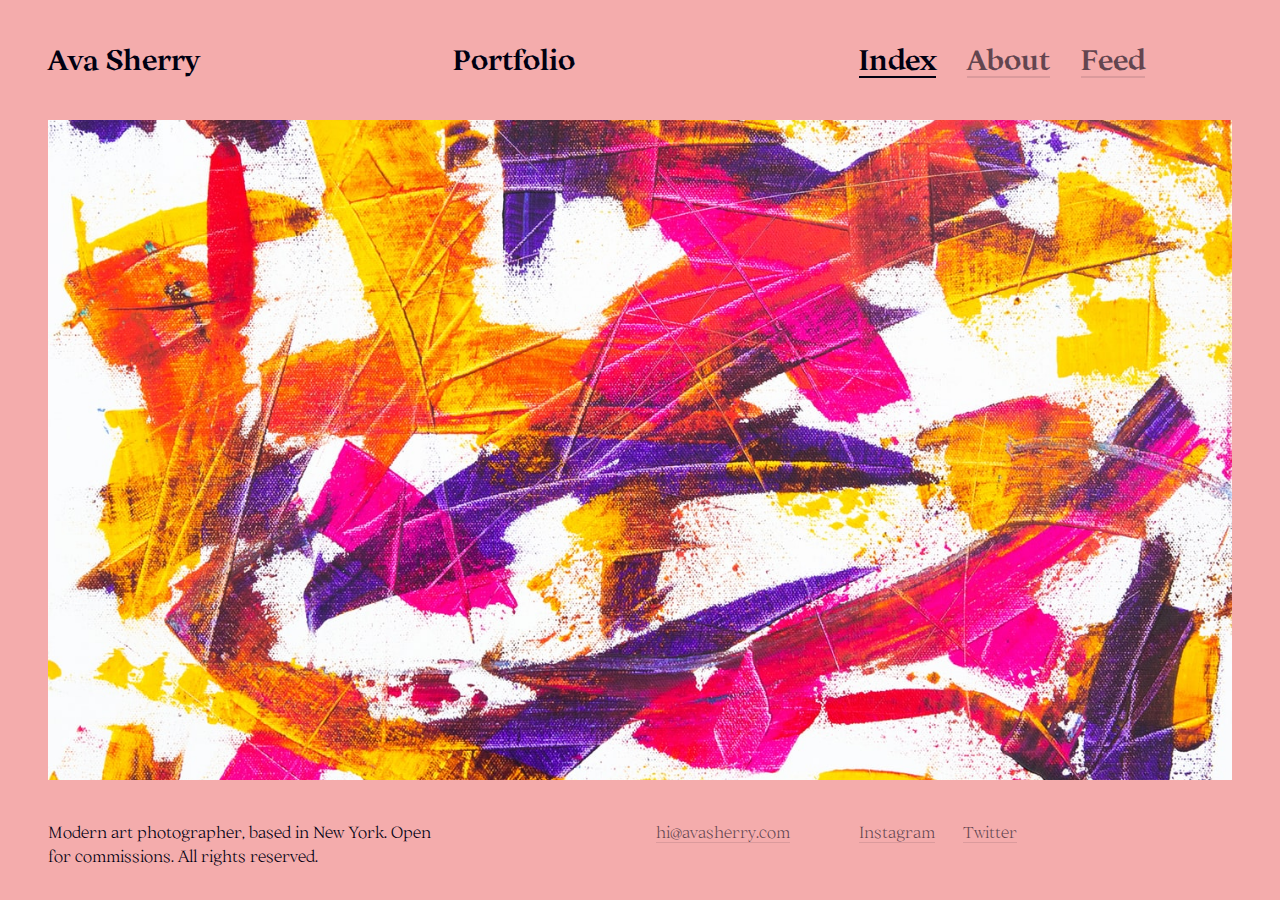
<file: index.html>
<!doctype html>
<html>

  <head>
    <meta charset="utf-8">
    <meta name="viewport" content="width=device-width, initial-scale=1">

    <title>Welcome – Ava Sherry</title>

    <link href="static/css/_base.css" rel="stylesheet">
    <link href="static/css/style.css" rel="stylesheet">
  </head>

  <body>

    <header>
      <h1>Ava Sherry</h1>
      <p>Portfolio</p>

      <nav>
        <a href="/" class="selected">Index</a>
        <a href="/about.html">About</a>
        <a href="/feed.html">Feed</a>
      </nav>
    </header>

    <main data-barba="wrapper">
      <section data-barba="container">
        <img src="static/assets/home.jpg" class="full full-img">
      </section>
    </main>

    <footer>
      <p>Modern art photographer, based in New York. Open for commissions. All rights reserved.</p>
      <nav>
        <a href="mailto:hi@avasherry.com">hi@avasherry.com</a>
      </nav>
      <nav>
        <a href="https://www.instagram.com/hisuperhi">Instagram</a>
        <a href="https://twitter.com/superhi_">Twitter</a>
      </nav>
    </footer>

    <script src="static/js/barba.js"></script>
    <script src="static/js/barba-css.js"></script>
    <script src="static/js/scripts.js"></script>
  </body>

</html>
</file>
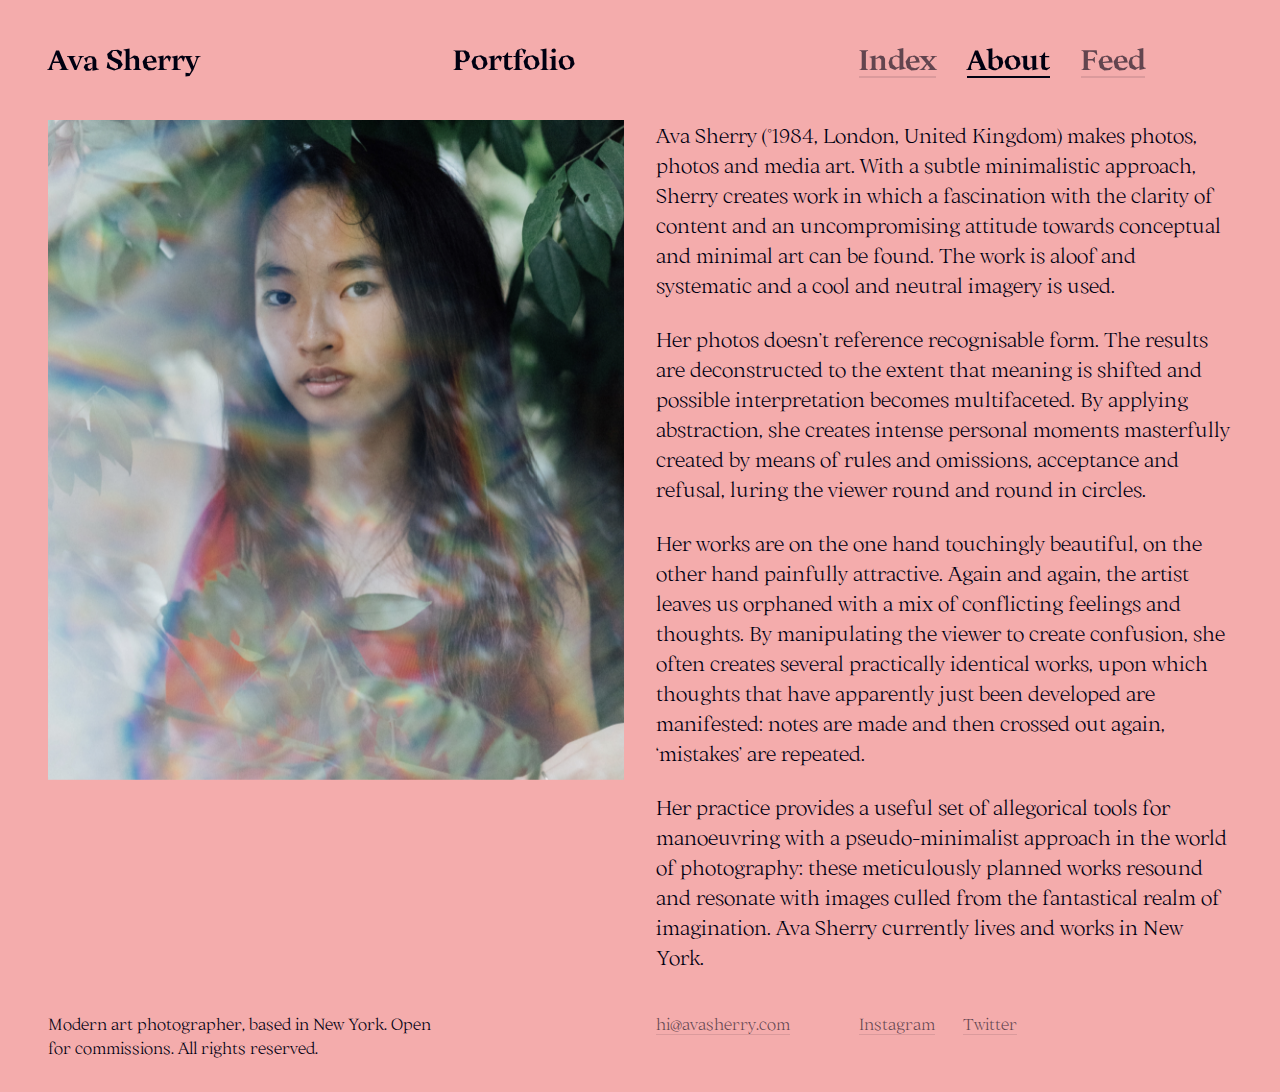
<file: about.html>
<!doctype html>
<html>

  <head>
    <meta charset="utf-8">
    <meta name="viewport" content="width=device-width, initial-scale=1">

    <title>About – Ava Sherry</title>

    <link href="static/css/_base.css" rel="stylesheet">
    <link href="static/css/style.css" rel="stylesheet">
  </head>

  <body>
    <header>
      <h1>Ava Sherry</h1>
      <p>Portfolio</p>

      <nav>
        <a href="/">Index</a>
        <a href="/about.html" class="selected">About</a>
        <a href="/feed.html">Feed</a>
      </nav>
    </header>

    <main data-barba="wrapper">
      <section data-barba="container">
        <div class="split">
          <img src="static/assets/about.jpg" class="full-img sticky">
        </div>

        <div class="split">
          <p>Ava Sherry (°1984, London, United Kingdom) makes photos, photos and media art. With a subtle minimalistic
            approach, Sherry creates work in which a fascination with the clarity of content and an uncompromising
            attitude towards conceptual and minimal art can be found. The work is aloof and systematic and a cool and
            neutral imagery is used.</p>

          <p>Her photos doesn’t reference recognisable form. The results are deconstructed to the extent that meaning is
            shifted and possible interpretation becomes multifaceted. By applying abstraction, she creates intense
            personal moments masterfully created by means of rules and omissions, acceptance and refusal, luring the
            viewer round and round in circles.</p>

          <p>Her works are on the one hand touchingly beautiful, on the other hand painfully attractive. Again and
            again, the artist leaves us orphaned with a mix of conflicting feelings and thoughts. By manipulating the
            viewer to create confusion, she often creates several practically identical works, upon which thoughts that
            have apparently just been developed are manifested: notes are made and then crossed out again, ‘mistakes’
            are repeated.</p>

          <p>Her practice provides a useful set of allegorical tools for manoeuvring with a pseudo-minimalist approach
            in the world of photography: these meticulously planned works resound and resonate with images culled from
            the fantastical realm of imagination. Ava Sherry currently lives and works in New York.</p>
        </div>
      </section>
    </main>


    <footer>
      <p>Modern art photographer, based in New York. Open for commissions. All rights reserved.</p>
      <nav>
        <a href="mailto:hi@avasherry.com">hi@avasherry.com</a>
      </nav>
      <nav>
        <a href="https://www.instagram.com/hisuperhi">Instagram</a>
        <a href="https://twitter.com/superhi_">Twitter</a>
      </nav>
    </footer>

    <script src="static/js/barba.js"></script>
    <script src="static/js/barba-css.js"></script>
    <script src="static/js/scripts.js"></script>
  </body>

</html>
</file>
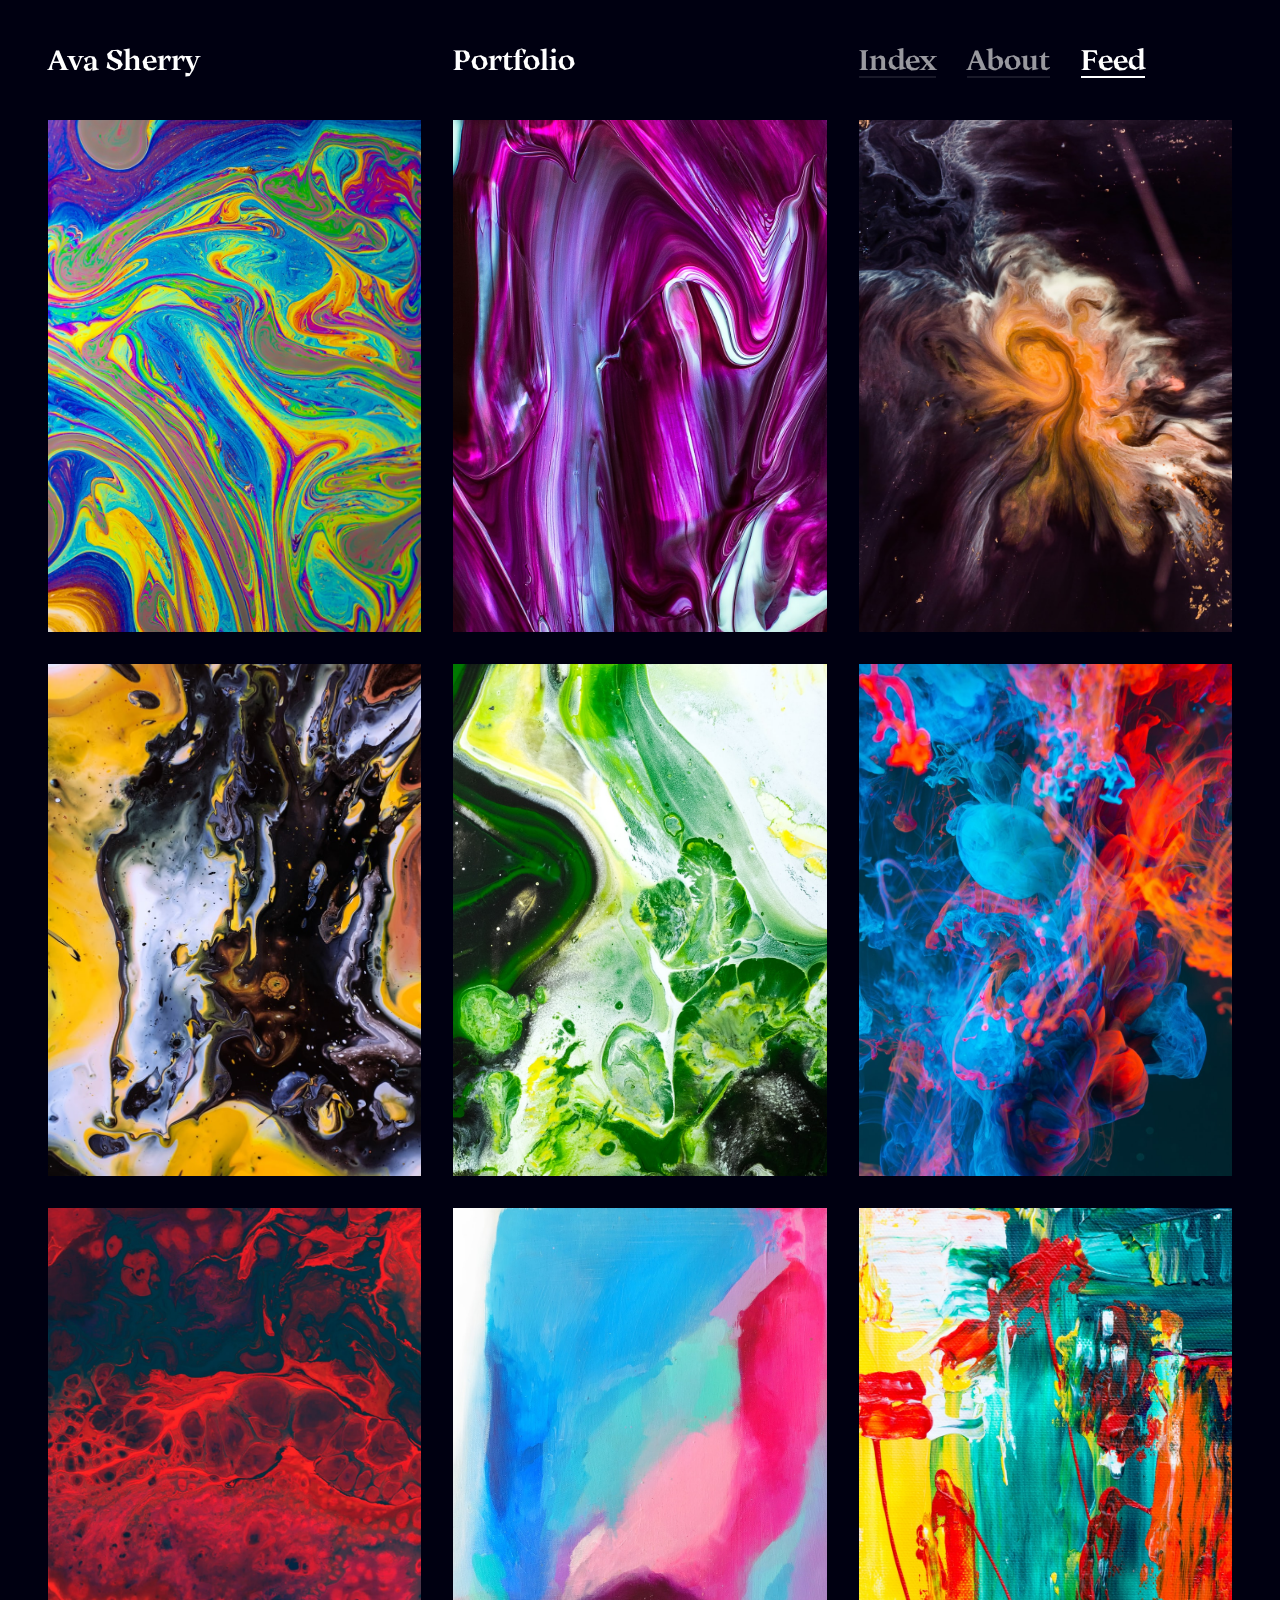
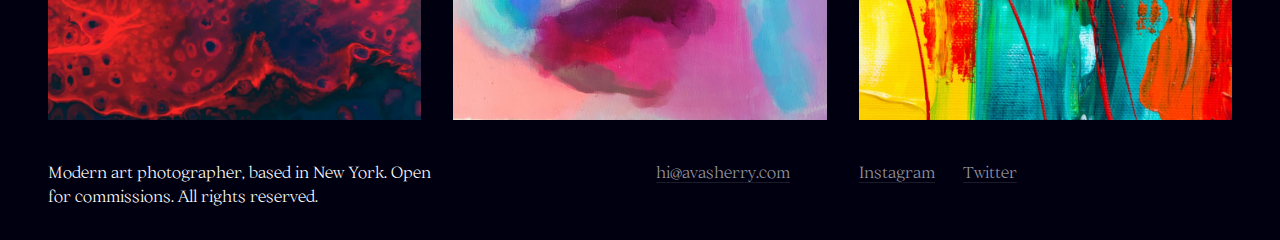
<file: feed.html>
<!doctype html>
<html>
  <head>
    <meta charset="utf-8">
    <meta name="viewport" content="width=device-width, initial-scale=1">
    
    <title>Blog – Ava Sherry</title>

    <link href="static/css/_base.css" rel="stylesheet">
    <link href="static/css/style.css" rel="stylesheet">
  </head>
  <body class="feed">
    <header>
      <h1>Ava Sherry</h1>
      <p>Portfolio</p>

      <nav>
        <a href="/">Index</a>
        <a href="/about.html">About</a>
        <a href="/feed.html" class="selected">Feed</a>
      </nav>
    </header>

    <main data-barba="wrapper">
      <section data-barba="container" class="feed" data-barba-namespace="feed">
        <img src="static/assets/image2.jpg">
        <img src="static/assets/image3.jpg">
        <img src="static/assets/image4.jpg">
        <img src="static/assets/image5.jpg">
        <img src="static/assets/image6.jpg">
        <img src="static/assets/image7.jpg">
        <img src="static/assets/image8.jpg">
        <img src="static/assets/image9.jpg">
        <img src="static/assets/image10.jpg">
      </section>
    </main>

    <footer>
      <p>Modern art photographer, based in New York. Open for commissions. All rights reserved.</p>
      <nav>
        <a href="mailto:hi@avasherry.com">hi@avasherry.com</a>
      </nav>
      <nav>
        <a href="https://www.instagram.com/hisuperhi">Instagram</a>
        <a href="https://twitter.com/superhi_">Twitter</a>
      </nav>
    </footer>

    <script src="static/js/barba.js"></script>
    <script src="static/js/barba-css.js"></script>
    <script src="static/js/scripts.js"></script>
  </body>
</html>
</file>
<file: static/css/_base.css>
html, body, div, span, applet, object, iframe,
h1, h2, h3, h4, h5, h6, p, blockquote, pre,
a, abbr, acronym, address, big, cite, code,
del, dfn, em, img, ins, kbd, q, s, samp,
small, strike, strong, sub, sup, tt, var,
b, u, i, center,
dl, dt, dd, ol, ul, li,
fieldset, form, label, legend,
table, caption, tbody, tfoot, thead, tr, th, td,
article, aside, canvas, details, embed,
figure, figcaption, footer, header, hgroup,
menu, nav, output, ruby, section, summary,
time, mark, audio, video {
  margin: 0;
  padding: 0;
  border: 0;
  font-size: 100%;
  font: inherit;
  vertical-align: baseline;
}

article, aside, details, figcaption, figure,
footer, header, hgroup, menu, nav, section {
  display: block;
}
body {
  line-height: 1;
}
ol, ul {
  list-style: none;
}
blockquote, q {
  quotes: none;
}
blockquote:before, blockquote:after,
q:before, q:after {
  content: '';
  content: none;
}
table {
  border-collapse: collapse;
  border-spacing: 0;
}

img, iframe {
  vertical-align: bottom;
  max-width: 100%;
}

input, textarea, select {
  font: inherit;
}

* {
  -webkit-box-sizing: border-box;
  -moz-box-sizing: border-box;
  box-sizing: border-box;
  -webkit-font-smoothing: antialiased;
  text-rendering: optimizeLegibility;
}
</file>
<file: static/css/style.css>
@font-face {
	font-family: "Ortica";
	font-weight: 700;
	src: url(../assets/ortica-bold.woff2), url(../assets/ortica-bold.woff);
}

@font-face {
	font-family: "Ortica";
	font-weight: 400;
	src: url(../assets/ortica-light.woff2), url(../assets/ortica-light.woff);
}

:root {
	--background: #f4acac;
	--text-color: #000011;

	--nav-link: rgba(0, 0, 17, 0.6);
	--nav-link-selected: rgba(0, 0, 17, 1);
	--nav-underline: rgba(0, 0, 17, 0.1);
	--nav-underline-hover: rgba(0, 0, 17, 1);

	--timing: 0.25s;
	--bezier: cubic-bezier(0.215, 0.61, 0.355, 1);
}

body {
	font-family: Ortica, Arial;
	font-size: 20px;
	line-height: 1.5;
	background-color: var(--background);
	color: var(--text-color);
	padding: 0 48px 0 48px;

	transition: background-color calc(3 * var(--timing)) var(--bezier);
}

body.feed {
	--background: #000011;
	--text-color: #ffffff;

	--nav-link: rgba(255, 255, 255, 0.6);
	--nav-link-selected: rgba(255, 255, 255, 1);
	--nav-underline: rgba(255, 255, 255, 0.1);
	--nav-underline-hover: rgba(255, 255, 255, 1);
}

header,
section,
footer {
	display: grid;
	grid-template-columns: repeat(6, 1fr);
	grid-auto-flow: dense;
	grid-gap: 32px;
}

header {
	position: -webkit-sticky;
	position: sticky;
	top: 0;
	z-index: 2;

	font-weight: 700;
	font-size: 28px;
	height: 120px;
	align-items: center;
}

header h1,
header p,
header nav {
	grid-column: span 2;
}

a {
	text-decoration: none;
	color: var(--nav-link);
	border-bottom: 0.1em solid var(--nav-underline);
}

a:hover,
a.selected {
	border-bottom-color: var(--nav-underline-hover);
}

a.selected {
	color: var(--nav-link-selected);
}

nav a {
	margin-right: 24px;
}

nav a:last-child {
	margin-right: 0;
}

.full {
	grid-column: span 6;
}

.full-img {
	height: calc(100vh - 240px);
	width: 100%;
	object-fit: cover;
}

.full-img.sticky {
	position: sticky;
	top: 120px;
}

.split {
	grid-column: span 3;
}

section p {
	margin: 0 0 24px 0;
	max-width: 30em;
}

section p:last-child {
	margin-bottom: 0;
}

footer {
	height: 120px;
	font-size: 16px;
	padding: 40px 0 0 0;
}

footer p {
	grid-column: span 3;
	max-width: 25em;
}

footer nav:last-child {
	grid-column: span 2;
}

section.feed {
	grid-auto-rows: 40vw;
}

section.feed img {
	height: 100%;
	width: 100%;
	object-fit: cover;
	grid-column: span 2;
}

/** Barba */
/* transition active states */
.fade-leave-active,
.fade-enter-active,
.fade-once-active {
	transition: all var(--timing) var(--bezier);
}

.fade-leave {
  opacity: 1;
	transform: translate(0, 0);
}

.fade-leave-to {
  opacity: 0;
	transform: translate(0, 30px);
}

.fade-enter,
.fade-once {
  opacity: 0;
	transform: translate(0, 30px);
}

.fade-enter-to,
.fade-once-to {
  opacity: 1;
	transform: translate(0, 0);
}

/* Basic css for running on start */
@keyframes fade {
	0% {
		opacity: 0;
		transform: translate(0, 30px);
	}
	100% {
		opacity: 1;
		transform: translate(0, 0);
	}
}
header h1,
header p,
header nav,
footer {
	animation: fade var(--timing) var(--bezier) both;
}
header h1 {
	animation-delay: var(--timing);
}
header p {
	animation-delay: calc(var(--timing) * 2);
}
header nav {
	animation-delay: calc(var(--timing) * 3);
}
footer {
	animation-delay: calc(var(--timing) * 4);
}
</file>
